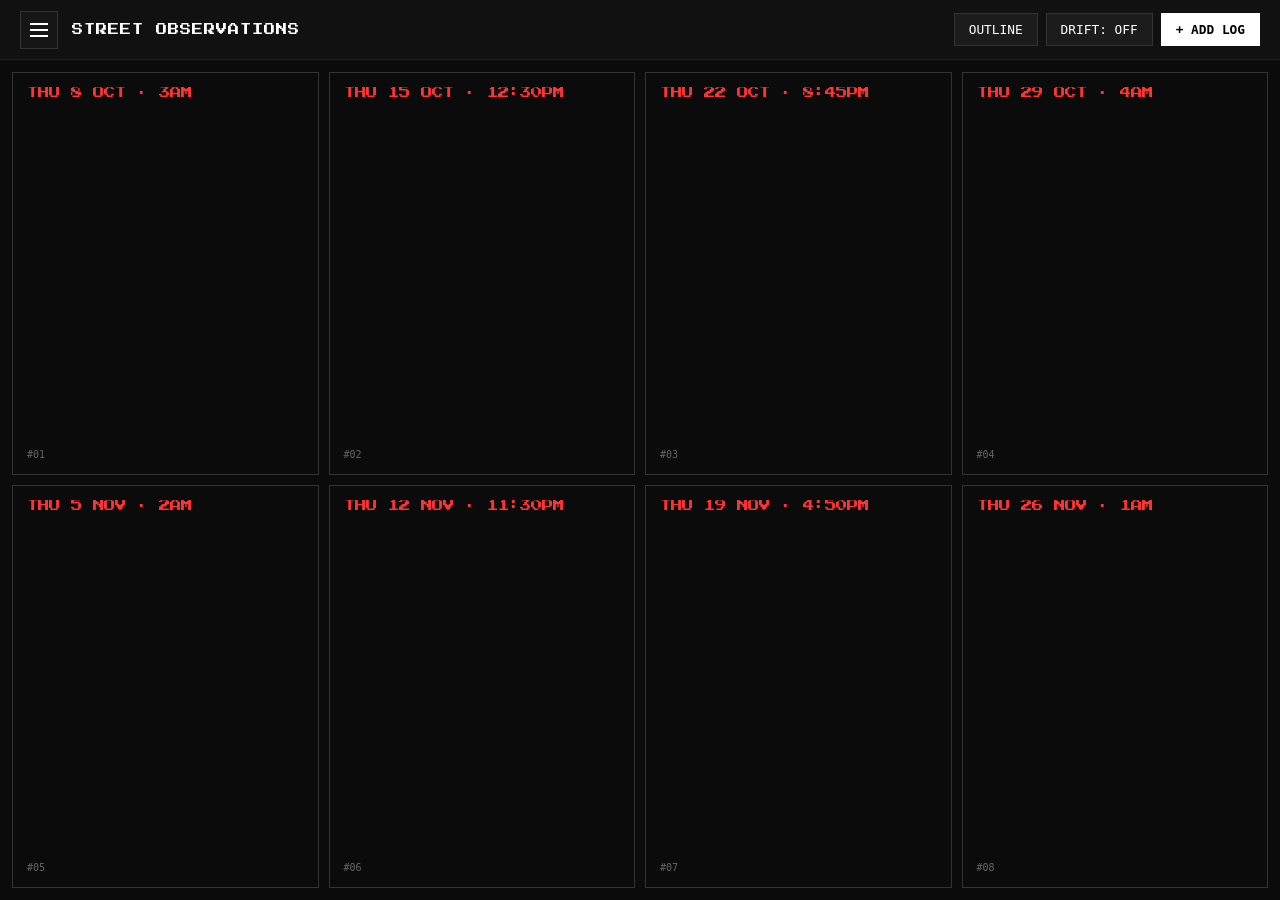
<file: index.html>
<!DOCTYPE html>
<html lang="nl">
<head>
  <meta charset="UTF-8" />
  <meta name="viewport" content="width=device-width, initial-scale=1.0" />
  <title>Street Observations — Typography Log</title>
  <link rel="preconnect" href="https://fonts.googleapis.com" />
  <link rel="preconnect" href="https://fonts.gstatic.com" crossorigin />
  <link href="https://fonts.googleapis.com/css2?family=Press+Start+2P&display=swap" rel="stylesheet" />
  <link rel="stylesheet" href="style.css" />
</head>
<body class="page-typography">
  <div id="drawer-overlay" class="drawer-overlay"></div>

  <aside id="nav-drawer" class="nav-drawer" aria-label="Navigatie">
    <button type="button" id="close-drawer" class="drawer-close" aria-label="Sluit menu">&times;</button>
    <p class="drawer-title">STREET OBSERVATIONS</p>
    <ul class="drawer-links">
      <li><a href="index.html" class="active">TYPOGRAPHY LOG</a></li>
      <li><a href="photos.html">PHOTO GALLERY</a></li>
      <li><a href="editie05.html">TIMETABLE</a></li>
      <li><a href="editie06.html">MAP</a></li>
    </ul>
  </aside>

  <header class="control-panel">
    <div class="panel-left">
      <button type="button" id="menu-toggle" class="btn-icon" aria-label="Open menu">
        <span class="hamburger-bar"></span>
        <span class="hamburger-bar"></span>
        <span class="hamburger-bar"></span>
      </button>
      <span class="panel-brand">STREET OBSERVATIONS</span>
    </div>

    <div class="panel-actions">
      <button type="button" id="toggle-style" class="btn">OUTLINE</button>
      <button type="button" id="toggle-drift" class="btn">DRIFT: OFF</button>
      <button type="button" id="open-add-modal" class="btn btn-primary">+ ADD LOG</button>
    </div>
  </header>

  <main id="typography-container" class="typography-container"></main>

  <div id="observation-modal" class="modal-overlay hidden" role="dialog" aria-modal="true" aria-labelledby="add-modal-title">
    <div class="modal-card">
      <h2 id="add-modal-title">NEW OBSERVATION</h2>
      <form id="add-log-form">
        <label for="input-day">DATE</label>
        <input type="date" id="input-day" required />

        <label for="input-time">TIME</label>
        <input type="time" id="input-time" required />

        <label for="input-text">OBSERVATION</label>
        <textarea id="input-text" rows="3" placeholder="WHAT DID YOU SEE ON THE STREET?" required></textarea>

        <div class="form-actions">
          <button type="button" id="close-modal" class="btn">CANCEL</button>
          <button type="submit" class="btn btn-primary">SAVE</button>
        </div>
      </form>
    </div>
  </div>

  <div id="detail-modal" class="modal-overlay hidden" role="dialog" aria-modal="true" aria-labelledby="detail-meta">
    <div class="modal-card">
      <div id="detail-meta" class="detail-meta"></div>
      <p id="detail-text" class="detail-text"></p>
      <div class="form-actions">
        <button type="button" id="delete-log-btn" class="btn btn-danger">DELETE</button>
        <button type="button" id="close-detail-modal" class="btn">CLOSE</button>
      </div>
    </div>
  </div>

  <script src="script.js" defer></script>
</body>
</html>
</file>
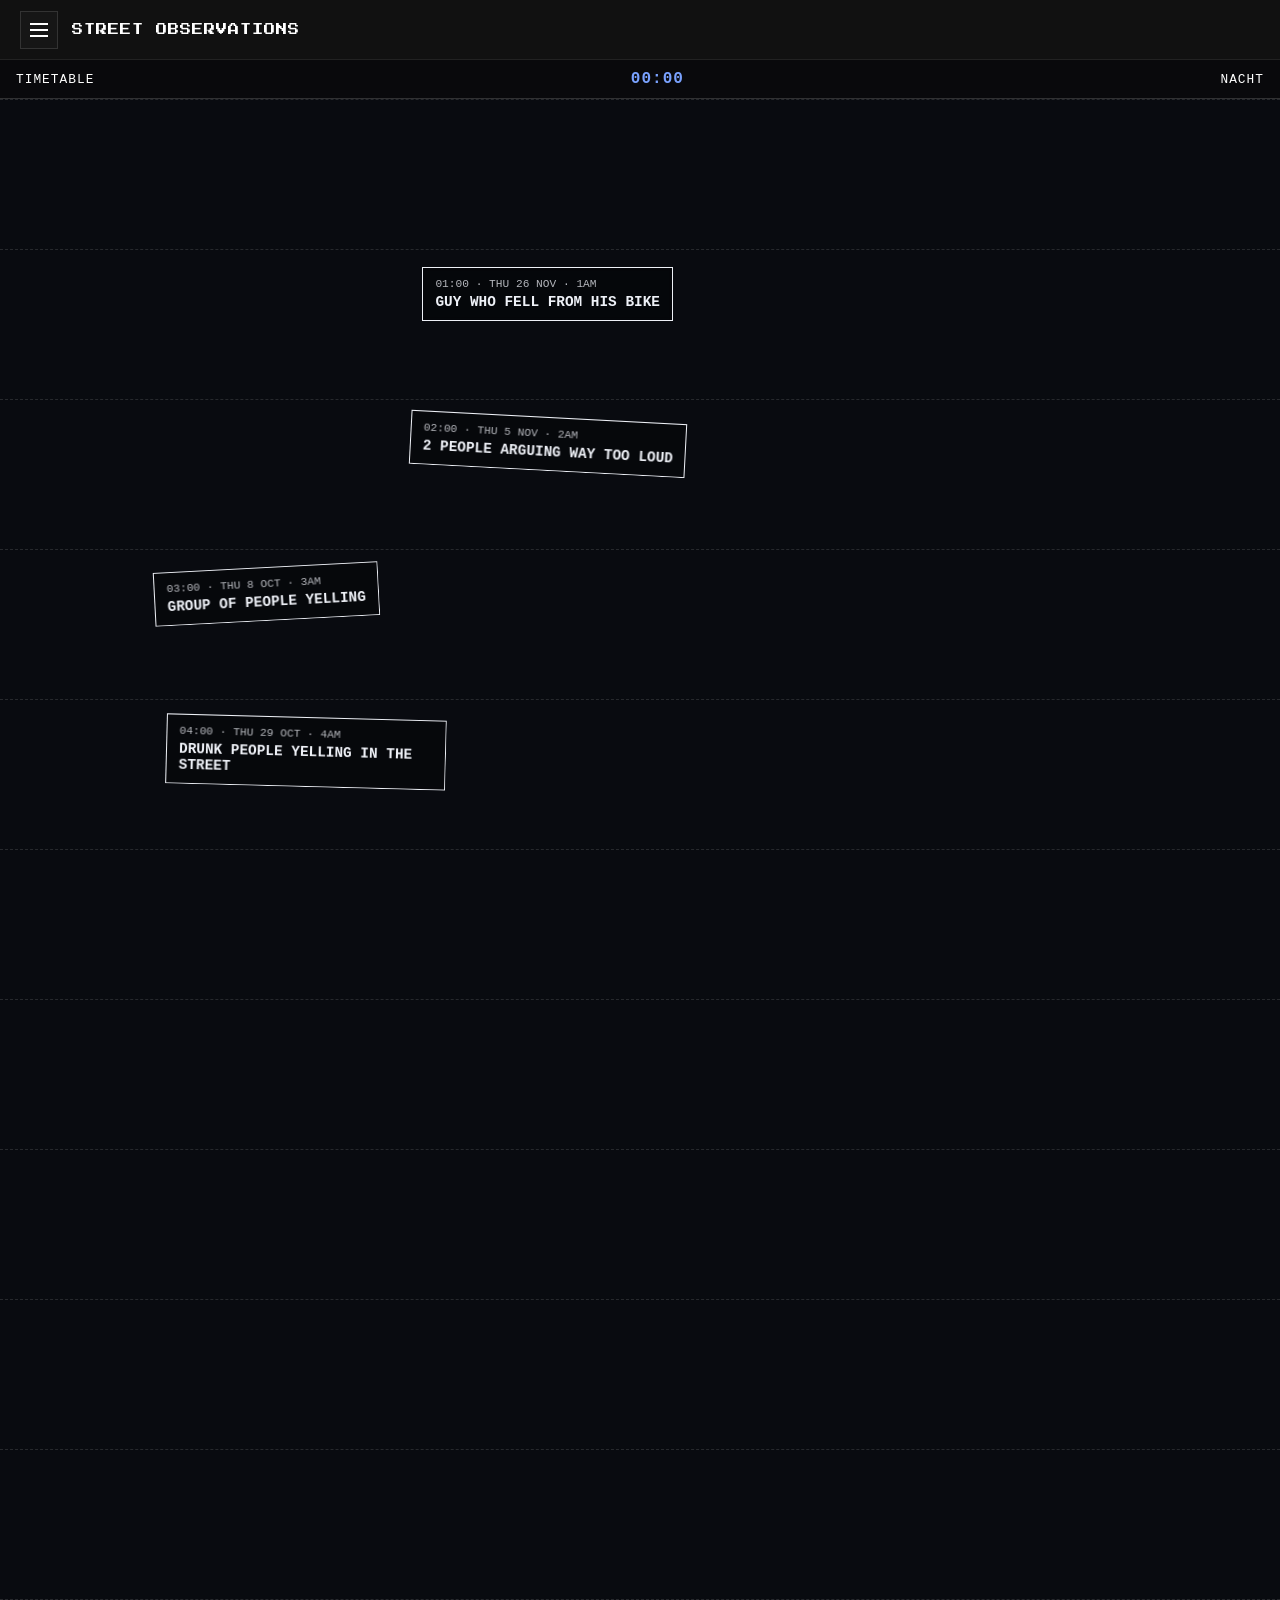
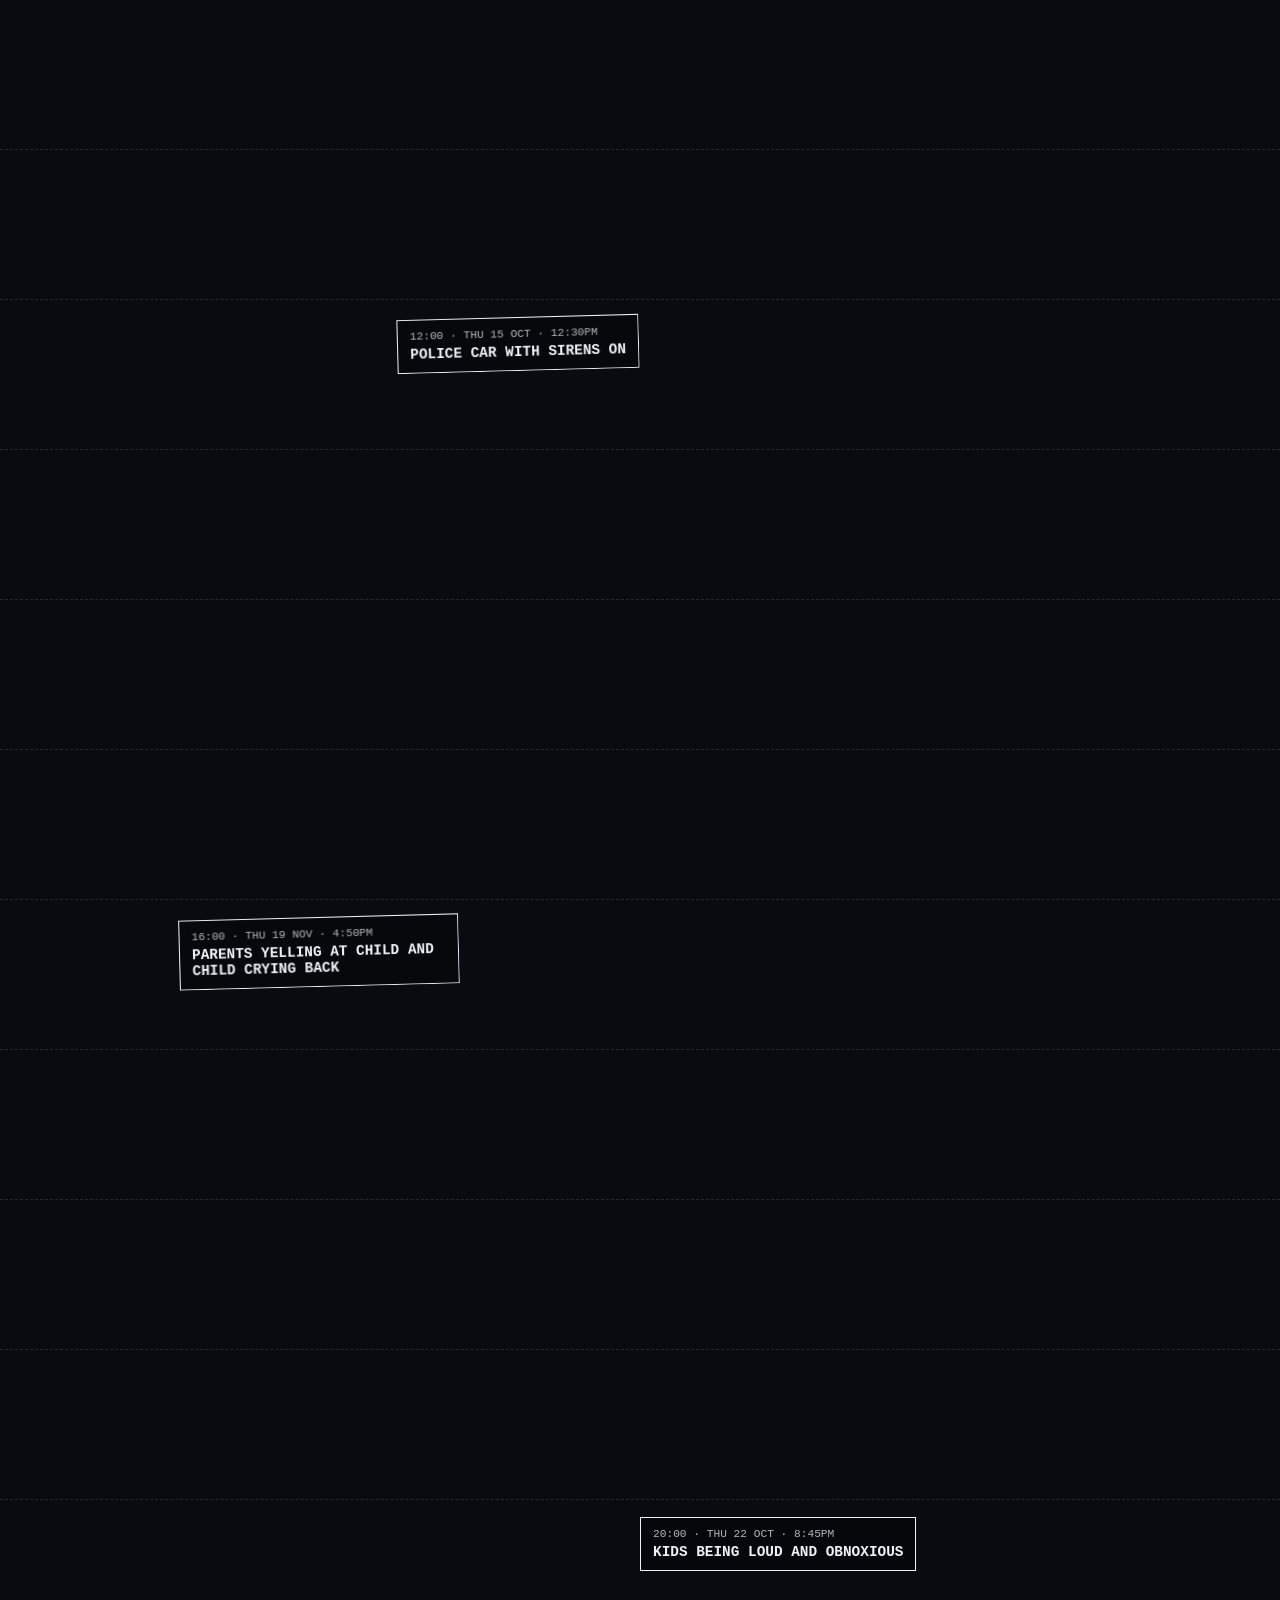
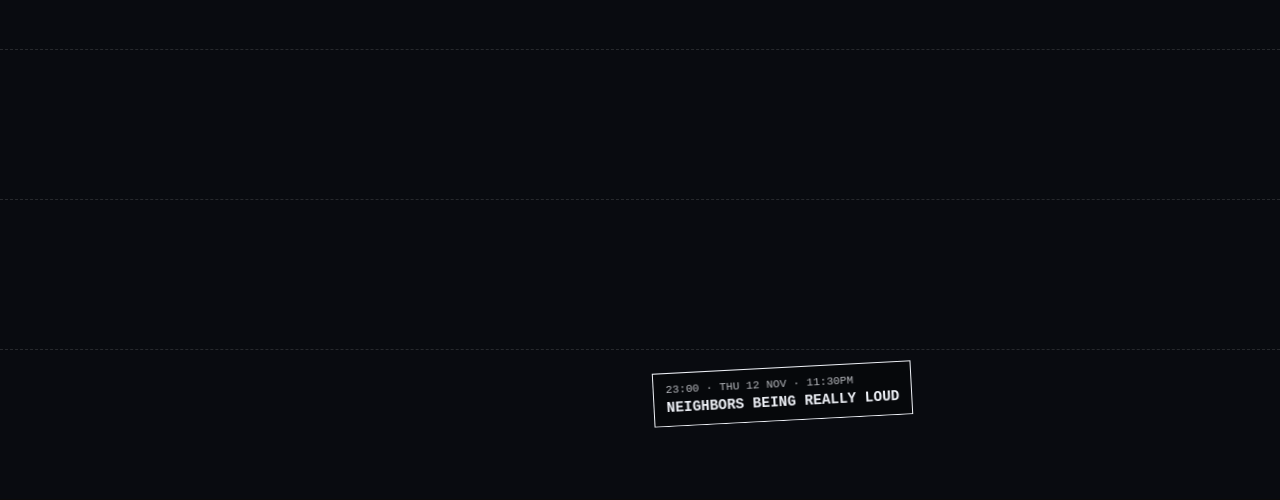
<file: editie05.html>
<!DOCTYPE html>
<html lang="nl">
<head>
  <meta charset="UTF-8" />
  <meta name="viewport" content="width=device-width, initial-scale=1.0" />
  <title>Street Observations — TIMETABLE</title>
  <link rel="preconnect" href="https://fonts.googleapis.com" />
  <link rel="preconnect" href="https://fonts.gstatic.com" crossorigin />
  <link href="https://fonts.googleapis.com/css2?family=Press+Start+2P&display=swap" rel="stylesheet" />
  <link rel="stylesheet" href="style.css" />
</head>
<body class="page-edition-05">
  <div id="drawer-overlay" class="drawer-overlay"></div>

  <aside id="nav-drawer" class="nav-drawer" aria-label="Navigatie">
    <button type="button" id="close-drawer" class="drawer-close" aria-label="Sluit menu">&times;</button>
    <p class="drawer-title">STREET OBSERVATIONS</p>
    <ul class="drawer-links">
      <li><a href="index.html">TYPOGRAPHY LOG</a></li>
      <li><a href="photos.html">PHOTO GALLERY</a></li>
      <li><a href="editie05.html" class="active">TIMETABLE</a></li>
      <li><a href="editie06.html">MAP</a></li>
    </ul>
  </aside>

  <header class="control-panel">
    <div class="panel-left">
      <button type="button" id="menu-toggle" class="btn-icon" aria-label="Open menu">
        <span class="hamburger-bar"></span>
        <span class="hamburger-bar"></span>
        <span class="hamburger-bar"></span>
      </button>
      <span class="panel-brand">STREET OBSERVATIONS</span>
    </div>
  </header>

  <main>
    <section id="edition-05-day" aria-label="Editie 05: De pagina is één dag">
      <header id="day-clock-header">
        <span id="day-clock-label">TIMETABLE</span>
        <strong id="day-clock-hour">00:00</strong>
        <span id="day-clock-phase">NACHT</span>
      </header>
      <div id="day-timeline-track"></div>
    </section>
  </main>

  <script src="script.js"></script>
</body>
</html>
</file>
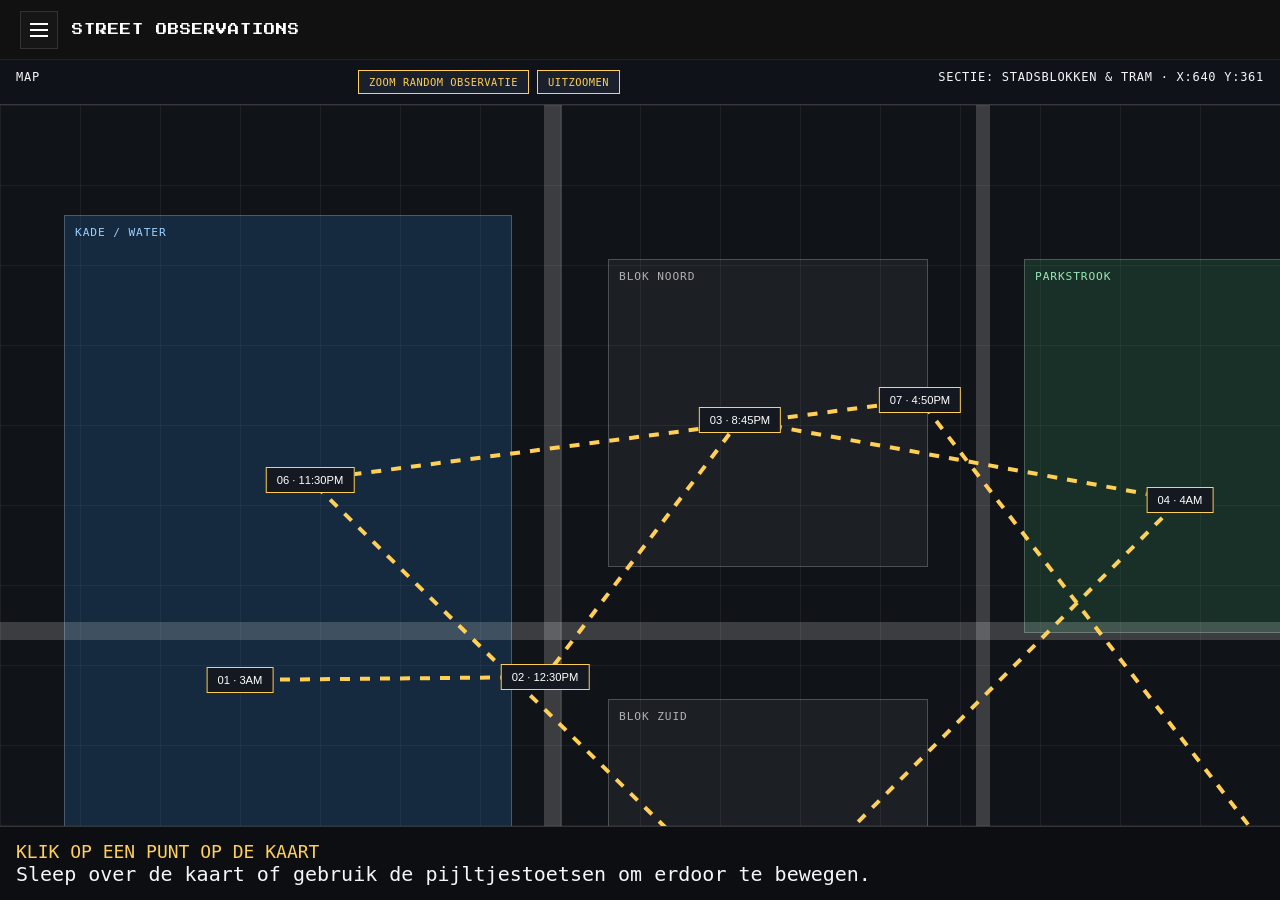
<file: editie06.html>
<!DOCTYPE html>
<html lang="nl">
<head>
  <meta charset="UTF-8" />
  <meta name="viewport" content="width=device-width, initial-scale=1.0" />
  <title>MAP</title>
  <link rel="preconnect" href="https://fonts.googleapis.com" />
  <link rel="preconnect" href="https://fonts.gstatic.com" crossorigin />
  <link href="https://fonts.googleapis.com/css2?family=Press+Start+2P&display=swap" rel="stylesheet" />
  <link rel="stylesheet" href="style.css" />
</head>
<body class="page-edition-06">
  <div id="drawer-overlay" class="drawer-overlay"></div>

  <aside id="nav-drawer" class="nav-drawer" aria-label="Navigatie">
    <button type="button" id="close-drawer" class="drawer-close" aria-label="Sluit menu">&times;</button>
    <p class="drawer-title">STREET OBSERVATIONS</p>
    <ul class="drawer-links">
      <li><a href="index.html">TYPOGRAPHY LOG</a></li>
      <li><a href="photos.html">PHOTO GALLERY</a></li>
      <li><a href="editie05.html">TIMETABLE</a></li>
      <li><a href="editie06.html" class="active">MAP</a></li>
    </ul>
  </aside>

  <header class="control-panel">
    <div class="panel-left">
      <button type="button" id="menu-toggle" class="btn-icon" aria-label="Open menu">
        <span class="hamburger-bar"></span>
        <span class="hamburger-bar"></span>
        <span class="hamburger-bar"></span>
      </button>
      <span class="panel-brand">STREET OBSERVATIONS</span>
    </div>
  </header>

  <main>
    <section id="edition-06-map" aria-label="Editie 06: De pagina is een kaart">
      <div id="map-hud">
  <span>MAP</span>
  <div id="map-zoom-controls">
    <button type="button" id="map-random-zoom-btn">ZOOM RANDOM OBSERVATIE</button>
    <button type="button" id="map-reset-zoom-btn">UITZOOMEN</button>
  </div>
  <span id="map-coord-readout">SECTIE: KADE &amp; TRAM</span>
</div>

      <div id="map-viewport">
        <div id="map-world">
          <!-- Schematische plattegrond van een stadswijk (geen Google Maps) -->
          <div class="map-zone zone-water" style="left: 4%; top: 10%; width: 28%; height: 76%;">
            <span>KADE / WATER</span>
          </div>
          <div class="map-zone zone-park" style="left: 64%; top: 14%; width: 30%; height: 34%;">
            <span>PARKSTROOK</span>
          </div>
          <div class="map-zone zone-block" style="left: 38%; top: 14%; width: 20%; height: 28%;">
            <span>BLOK NOORD</span>
          </div>
          <div class="map-zone zone-block" style="left: 38%; top: 54%; width: 20%; height: 30%;">
            <span>BLOK ZUID</span>
          </div>
          <div class="map-road road-h" style="left: 0; top: 47%; width: 100%; height: 18px;"></div>
          <div class="map-road road-v" style="left: 34%; top: 0; width: 18px; height: 100%;"></div>
          <div class="map-road road-v" style="left: 61%; top: 0; width: 14px; height: 100%;"></div>

          <svg id="map-route-svg" viewBox="0 0 1600 1100" preserveAspectRatio="none">
            <polyline id="map-route-line" points="" fill="none" />
          </svg>

          <div id="map-pins-layer"></div>
        </div>
      </div>

      <aside id="map-inspector" aria-live="polite">
        <div id="map-inspector-meta">KLIK OP EEN PUNT OP DE KAART</div>
        <div id="map-inspector-text">Sleep over de kaart of gebruik de pijltjestoetsen om erdoor te bewegen.</div>
      </aside>
    </section>
  </main>

  <script src="script.js"></script>
</body>
</html>
</file>
<file: style.css>
/* ==========================================
   STREET OBSERVATIONS - BASE & RESET
   ========================================== */

* {
  box-sizing: border-box;
  margin: 0;
  padding: 0;
}

body {
  background-color: #0b0b0b;
  color: #f2f2f2;
  font-family: monospace, sans-serif;
  width: 100vw;
  min-height: 100vh;
  overflow-x: hidden;
}

/* ==========================================
   TOP CONTROL PANEL
   ========================================== */

.control-panel {
  display: flex;
  justify-content: space-between;
  align-items: center;
  height: 60px;
  min-height: 60px;
  padding: 0 20px;
  background: #111111;
  border-bottom: 1px solid #222222;
  gap: 12px;
  width: 100%;
  flex-shrink: 0;
  position: relative;
  z-index: 100;
}

.panel-left {
  display: flex;
  align-items: center;
  gap: 14px;
}

.panel-brand {
  font-family: 'Press Start 2P', monospace;
  font-size: 0.7rem;
  letter-spacing: 1px;
  color: #ffffff;
}

.panel-actions {
  display: flex;
  align-items: center;
  gap: 8px;
}

.btn {
  background: #1c1c1c;
  color: #ffffff;
  border: 1px solid #333333;
  padding: 8px 14px;
  cursor: pointer;
  font-family: monospace, sans-serif;
  font-size: 0.8rem;
  text-transform: uppercase;
  transition: background 0.2s ease, border-color 0.2s ease;
}

.btn:hover {
  background: #2e2e2e;
  border-color: #666666;
}

.btn-primary {
  background: #ffffff;
  color: #000000;
  font-weight: bold;
  border-color: #ffffff;
}

.btn-primary:hover {
  background: #dddddd;
}

.btn-danger {
  background: #8b0000;
  color: #ffffff;
  border-color: #b30000;
}

.btn-danger:hover {
  background: #b30000;
}

/* ==========================================
   HAMBURGER MENU & DRAWER
   ========================================== */

.btn-icon {
  background: #161616;
  border: 1px solid #333333;
  display: flex;
  flex-direction: column;
  justify-content: center;
  align-items: center;
  gap: 4px;
  width: 38px;
  height: 38px;
  cursor: pointer;
  padding: 0;
}

.btn-icon:hover {
  border-color: #ff3333;
}

.hamburger-bar {
  width: 18px;
  height: 2px;
  background-color: #ffffff;
}

.drawer-overlay {
  position: fixed;
  inset: 0;
  background: rgba(0, 0, 0, 0.75);
  backdrop-filter: blur(4px);
  opacity: 0;
  pointer-events: none;
  transition: opacity 0.25s ease;
  z-index: 998;
}

.drawer-overlay.open {
  opacity: 1;
  pointer-events: auto;
}

.nav-drawer {
  position: fixed;
  top: 0;
  left: -320px;
  width: 320px;
  max-width: 85vw;
  height: 100vh;
  background: #0d0d0d;
  border-right: 1px solid #222222;
  transition: left 0.25s ease;
  z-index: 999;
  padding: 25px;
}

.nav-drawer.open {
  left: 0;
}

.drawer-close {
  background: none;
  border: none;
  color: #ffffff;
  font-size: 1.8rem;
  cursor: pointer;
  float: right;
}

.drawer-close:hover {
  color: #ff3333;
}

.drawer-title {
  font-family: 'Press Start 2P', monospace;
  font-size: 0.75rem;
  margin-top: 45px;
  margin-bottom: 25px;
  color: #666666;
}

.drawer-links {
  list-style: none;
}

.drawer-links li {
  margin-bottom: 18px;
}

.drawer-links a {
  color: #cccccc;
  text-decoration: none;
  font-family: 'Press Start 2P', monospace;
  font-size: 0.7rem;
  display: block;
  padding: 6px 0;
}

.drawer-links a.active,
.drawer-links a:hover {
  color: #ff3333;
}

/* ==========================================
   GROOT SCHERM (>= 900px): SCHALENDE KADERS ZONDER SCROLL
   ========================================== */

@media (min-width: 900px) {
  body.page-typography {
    height: 100vh;
    max-height: 100vh;
    overflow: hidden;
    display: flex;
    flex-direction: column;
  }

  .typography-container.desktop-overview {
    flex: 1;
    width: 100vw;
    height: calc(100vh - 60px);
    max-height: calc(100vh - 60px);
    display: grid;
    grid-template-columns: repeat(var(--grid-cols, 2), minmax(0, 1fr));
    grid-template-rows: repeat(var(--grid-rows, 1), minmax(0, 1fr));
    gap: var(--card-gap, 10px);
    padding: var(--grid-pad, 12px);
    overflow: hidden;
  }

  .overview-card {
    border: 1px solid #333333;
    padding: var(--card-pad, 14px);
    background: #0b0b0b;
    display: flex;
    flex-direction: column;
    justify-content: space-between;
    gap: 4px;
    min-width: 0;
    min-height: 0;
    overflow: hidden;
    cursor: pointer;
    transition: border-color 0.15s ease, background 0.15s ease;
  }

  .overview-card:hover {
    border-color: #666666;
    background: #141414;
  }

  .overview-meta {
    font-family: 'Press Start 2P', monospace;
    font-size: var(--card-meta-size, 0.62rem);
    color: #ff3333;
    white-space: nowrap;
    overflow: hidden;
    text-overflow: ellipsis;
    flex-shrink: 0;
  }

  .overview-text {
    font-family: 'Arial Black', Impact, sans-serif;
    font-weight: 900;
    font-size: var(--card-text-size, 1.4rem);
    line-height: 1.04;
    text-transform: uppercase;
    color: #f2f2f2;
    overflow-wrap: anywhere;
    word-break: break-word;
    flex: 1;
    display: flex;
    align-items: center;
    min-height: 0;
    overflow: hidden;
  }

  .overview-index {
    font-size: var(--card-index-size, 0.7rem);
    color: #666666;
    line-height: 1;
    flex-shrink: 0;
  }

  .typography-container.outline-mode .overview-text {
    color: transparent;
    -webkit-text-stroke: 1.5px #ffffff;
  }

  .typography-container.outline-mode .overview-card:hover .overview-text {
    color: #ff3333;
    -webkit-text-stroke: 1.5px #ff3333;
  }

  .gallery-grid {
    display: grid;
    grid-template-columns: repeat(auto-fill, minmax(320px, 1fr));
    gap: 0;
    width: 100%;
  }

  .gallery-item {
    position: relative;
    aspect-ratio: 1 / 1;
    width: 100%;
    overflow: hidden;
    background: #000000;
    cursor: pointer;
  }

  .gallery-item img {
    width: 100%;
    height: 100%;
    object-fit: cover;
    display: block;
    transition: transform 0.3s ease;
  }

  .gallery-item:hover img {
    transform: scale(1.03);
  }

  .mobile-swipe-bar {
    display: none !important;
  }
}

/* ==========================================
   TELEFOON (< 900px): 1 TEKST OF 1 FOTO + SWIPE
   ========================================== */

@media (max-width: 899px) {
  body.page-typography,
  body.page-gallery {
    height: 100dvh;
    max-height: 100dvh;
    overflow: hidden;
    display: flex;
    flex-direction: column;
  }

  .control-panel {
    padding: 0 12px;
  }

  .panel-brand {
    font-size: 0.55rem;
  }

  .panel-actions .btn:not(.btn-primary) {
    display: none;
  }

  .typography-container,
  .gallery-container,
  .gallery-grid {
    flex: 1;
    width: 100vw;
    height: calc(100dvh - 116px);
    min-height: 0;
    display: flex;
    flex-direction: column;
    justify-content: center;
    align-items: center;
    overflow: hidden;
    touch-action: pan-y;
    user-select: none;
  }

  .mobile-single-obs {
    width: 100%;
    height: 100%;
    padding: 28px 22px;
    display: flex;
    flex-direction: column;
    justify-content: space-between;
    background: #0b0b0b;
    cursor: pointer;
  }

  .mobile-single-meta {
    font-family: 'Press Start 2P', monospace;
    font-size: 0.72rem;
    color: #ff3333;
    letter-spacing: 1px;
  }

  .mobile-single-text {
    font-family: 'Arial Black', Impact, sans-serif;
    font-weight: 900;
    font-size: clamp(1.9rem, 8.5vw, 3.5rem);
    line-height: 1.04;
    text-transform: uppercase;
    color: #f2f2f2;
    word-break: break-word;
  }

  .typography-container.outline-mode .mobile-single-text {
    color: transparent;
    -webkit-text-stroke: 1.5px #ffffff;
  }

  .mobile-swipe-hint {
    font-size: 0.72rem;
    color: #666666;
    text-transform: uppercase;
    letter-spacing: 1px;
  }

  .gallery-item {
    width: 100vw;
    height: 100%;
    background: #000000;
    display: flex;
    justify-content: center;
    align-items: center;
    overflow: hidden;
  }

  .gallery-item img {
    width: 100%;
    height: 100%;
    object-fit: contain;
    display: block;
    pointer-events: none;
  }

  .mobile-swipe-bar {
    height: 56px;
    width: 100vw;
    background: #111111;
    border-top: 1px solid #222222;
    display: flex;
    justify-content: space-between;
    align-items: center;
    padding: 0 16px;
    flex-shrink: 0;
  }

  .swipe-counter {
    font-family: 'Press Start 2P', monospace;
    font-size: 0.65rem;
    color: #cccccc;
  }
}

/* Drift animatie */
@keyframes subtleDrift {
  0%, 100% { transform: translateX(0); }
  50% { transform: translateX(8px); }
}

.typography-container.drift-active .overview-card:nth-child(odd),
.typography-container.drift-active .mobile-single-text {
  animation: subtleDrift 5s ease-in-out infinite;
}

.typography-container.drift-active .overview-card:nth-child(even) {
  animation: subtleDrift 6s ease-in-out infinite reverse;
}

/* ==========================================
   MODALS, KALENDER, KLOK & KLIK-BETEKENIS
   ========================================== */

.modal-overlay {
  position: fixed;
  inset: 0;
  background: rgba(0, 0, 0, 0.85);
  backdrop-filter: blur(4px);
  display: flex;
  justify-content: center;
  align-items: center;
  z-index: 99999999;
  padding: 16px;
}

.modal-overlay.hidden {
  display: none !important;
}

.modal-card {
  background: #141414;
  border: 1px solid #333333;
  padding: 25px;
  max-width: 92vw;
  max-height: 90vh;
  overflow-y: auto;
  width: 500px;
}

.modal-card h2 {
  font-family: 'Press Start 2P', monospace;
  font-size: 0.75rem;
  margin-bottom: 20px;
  color: #ffffff;
  line-height: 1.5;
}

.modal-card label {
  display: block;
  font-size: 0.75rem;
  color: #aaaaaa;
  margin-bottom: 6px;
  margin-top: 14px;
}

.modal-card input,
.modal-card textarea {
  width: 100%;
  background: #0b0b0b;
  border: 1px solid #333333;
  color: #ffffff;
  padding: 10px;
  font-family: monospace, sans-serif;
  font-size: 0.95rem;
}

.modal-card input:focus,
.modal-card textarea:focus {
  outline: none;
  border-color: #ff3333;
}

.modal-card input[type="date"],
.modal-card input[type="time"] {
  color-scheme: dark;
  cursor: pointer;
}

.modal-card input[type="date"]::-webkit-calendar-picker-indicator,
.modal-card input[type="time"]::-webkit-calendar-picker-indicator {
  filter: invert(1);
  cursor: pointer;
}

.form-actions {
  display: flex;
  justify-content: space-between;
  align-items: center;
  margin-top: 22px;
  gap: 10px;
}

.detail-meta {
  font-family: 'Press Start 2P', monospace;
  font-size: 0.7rem;
  color: #ff3333;
  margin-bottom: 12px;
}

.detail-text {
  font-size: 1rem;
  line-height: 1.5;
  color: #f2f2f2;
  min-height: 1.5em;
}

.click-status-bar {
  margin-top: 12px;
  height: 2px;
  width: 0%;
  background: #ff3333;
  transition: width 0.35s linear;
}

.click-meaning-layer {
  margin-top: 14px;
  padding-top: 12px;
  border-top: 1px solid #2a2a2a;
  font-size: 0.85rem;
  color: #bbbbbb;
  line-height: 1.45;
}

.modal-preview-img {
  width: 100%;
  max-height: 60vh;
  object-fit: contain;
  margin-bottom: 15px;
  display: block;
  background: #000000;
}

/* Editie 05: De pagina is één dag (aparte pagina) */
#edition-05-day {
  position: relative;
  width: 100%;
  --day-bg: #08090d;
  --day-fg: #f3f3f3;
  --day-accent: #ffcf56;
  background: var(--day-bg);
  color: var(--day-fg);
  transition: background-color 180ms linear, color 180ms linear;
}

#day-clock-header {
  position: sticky;
  top: 0;
  z-index: 40;
  display: flex;
  align-items: center;
  justify-content: space-between;
  gap: 12px;
  padding: 10px 16px;
  background: rgba(10, 10, 12, 0.85);
  color: #ffffff;
  border-bottom: 1px solid rgba(255, 255, 255, 0.16);
  backdrop-filter: blur(6px);
  font-family: inherit;
  font-size: 0.8rem;
  letter-spacing: 0.08em;
}

#day-clock-hour {
  font-size: 1rem;
  color: var(--day-accent);
}

#day-timeline-track {
  position: relative;
  width: 100%;
  height: 3600px; /* 24 uur * 150px */
  overflow: hidden;
}

.day-hour-band {
  position: absolute;
  left: 0;
  right: 0;
  height: 150px;
  border-top: 1px dashed rgba(255, 255, 255, 0.12);
  pointer-events: none;
}

.day-street-item {
  position: absolute;
  max-width: 280px;
  padding: 10px 12px;
  border: 1px solid currentColor;
  background: rgba(0, 0, 0, 0.35);
  backdrop-filter: blur(2px);
}

.day-street-item .item-hour {
  display: block;
  font-size: 0.7rem;
  opacity: 0.75;
  margin-bottom: 4px;
}

.day-street-item .item-title {
  display: block;
  font-size: 0.9rem;
  font-weight: 700;
  text-transform: uppercase;
}

.day-street-item .item-note {
  display: block;
  font-size: 0.75rem;
  opacity: 0.85;
  margin-top: 4px;
}

/* Editie 06: De pagina is een kaart (alleen toevoeging) */
#edition-06-map {
  position: relative;
  width: 100%;
  min-height: calc(100vh - 60px);
  background: #101318;
  color: #f4f6f8;
  overflow: hidden;
}

#map-hud {
  display: flex;
  justify-content: space-between;
  gap: 12px;
  padding: 10px 16px;
  font-size: 0.75rem;
  letter-spacing: 0.06em;
  background: rgba(16, 19, 24, 0.92);
  border-bottom: 1px solid rgba(255, 255, 255, 0.16);
}

#map-viewport {
  position: relative;
  width: 100%;
  height: 70vh;
  min-height: 420px;
  overflow: hidden;
  cursor: grab;
  touch-action: none;
}

#map-viewport:active {
  cursor: grabbing;
}

#map-world {
  position: relative;
  width: 1600px;
  height: 1100px;
  transform-origin: 0 0;
}

.map-zone {
  position: absolute;
  display: flex;
  align-items: flex-start;
  padding: 10px;
  font-size: 0.7rem;
  letter-spacing: 0.08em;
  border: 1px solid rgba(255, 255, 255, 0.22);
}

.zone-water {
  background: rgba(34, 88, 138, 0.35);
  color: #9bd0ff;
}

.zone-park {
  background: rgba(46, 112, 74, 0.32);
  color: #9ce6b8;
}

.zone-block {
  background: rgba(255, 255, 255, 0.05);
  color: rgba(255, 255, 255, 0.65);
}

.map-road {
  position: absolute;
  background: rgba(255, 255, 255, 0.18);
}

#map-route-svg {
  position: absolute;
  inset: 0;
  width: 100%;
  height: 100%;
  pointer-events: none;
}

#map-route-line {
  stroke: #ffcf56;
  stroke-width: 4;
  stroke-dasharray: 10 10;
}

#map-pins-layer {
  position: absolute;
  inset: 0;
}

.map-pin {
  position: absolute;
  transform: translate(-50%, -50%);
  padding: 6px 10px;
  background: #141820;
  color: #ffffff;
  border: 1px solid #ffcf56;
  font-size: 0.7rem;
  cursor: pointer;
  white-space: nowrap;
}

.map-pin.active {
  background: #ffcf56;
  color: #111111;
}

#map-inspector {
  padding: 14px 16px;
  border-top: 1px solid rgba(255, 255, 255, 0.16);
  background: #0c0e12;
}

#map-inspector-meta {
  font-size: 18px;
  color: #ffcf56;
  margin-bottom: 0px;
}

#map-inspector-text {
  font-size: 20px;
}

/* Editie 06: grid en duidelijkere kaartbeweging */
#map-world {
  background-image:
    linear-gradient(to right, rgba(255, 255, 255, 0.06) 1px, transparent 1px),
    linear-gradient(to bottom, rgba(255, 255, 255, 0.06) 1px, transparent 1px);
  background-size: 80px 80px;
  will-change: transform;
}

/* Editie 06: zoomknoppen en actieve ingezoomde observatie */
#map-zoom-controls {
  display: flex;
  align-items: center;
  gap: 8px;
}

#map-random-zoom-btn,
#map-reset-zoom-btn {
  padding: 5px 10px;
  font-family: inherit;
  font-size: 0.65rem;
  letter-spacing: 0.05em;
  background: #1b212c;
  color: #ffcf56;
  border: 1px solid #ffcf56;
  cursor: pointer;
}

#map-random-zoom-btn:hover,
#map-reset-zoom-btn:hover {
  background: #ffcf56;
  color: #111111;
}

.map-pin.zoomed-focus {
  outline: 2px solid #ffffff;
  box-shadow: 0 0 0 4px rgba(255, 207, 86, 0.45);
}

/* Editie 06: kaart vult de volledige beschikbare hoogte tot aan de onderkant */
.page-edition-06 #edition-06-map {
  display: flex;
  flex-direction: column;
  height: calc(100vh - 60px);
}

.page-edition-06 #map-viewport {
  flex: 1 1 auto;
  height: auto;
  min-height: 0;
}

.page-edition-06 #map-inspector {
  flex-shrink: 0;
}
</file>
